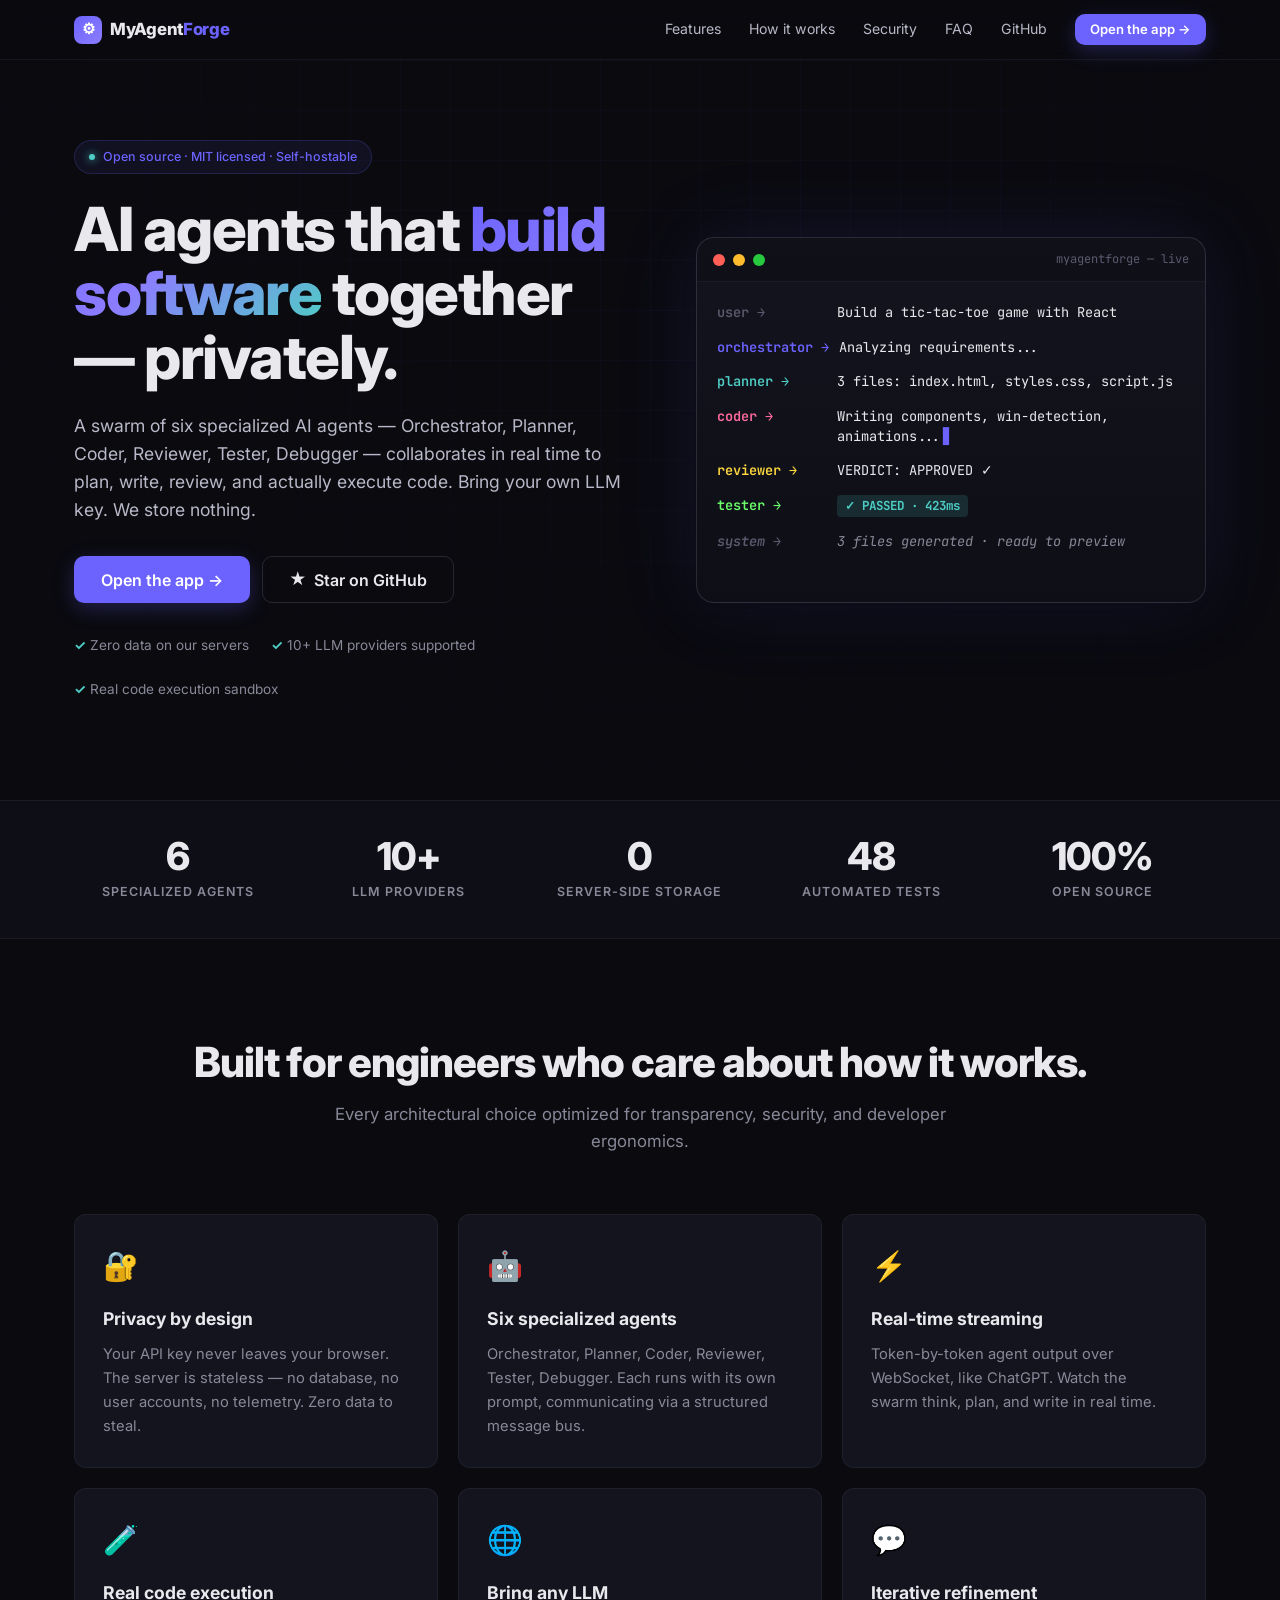
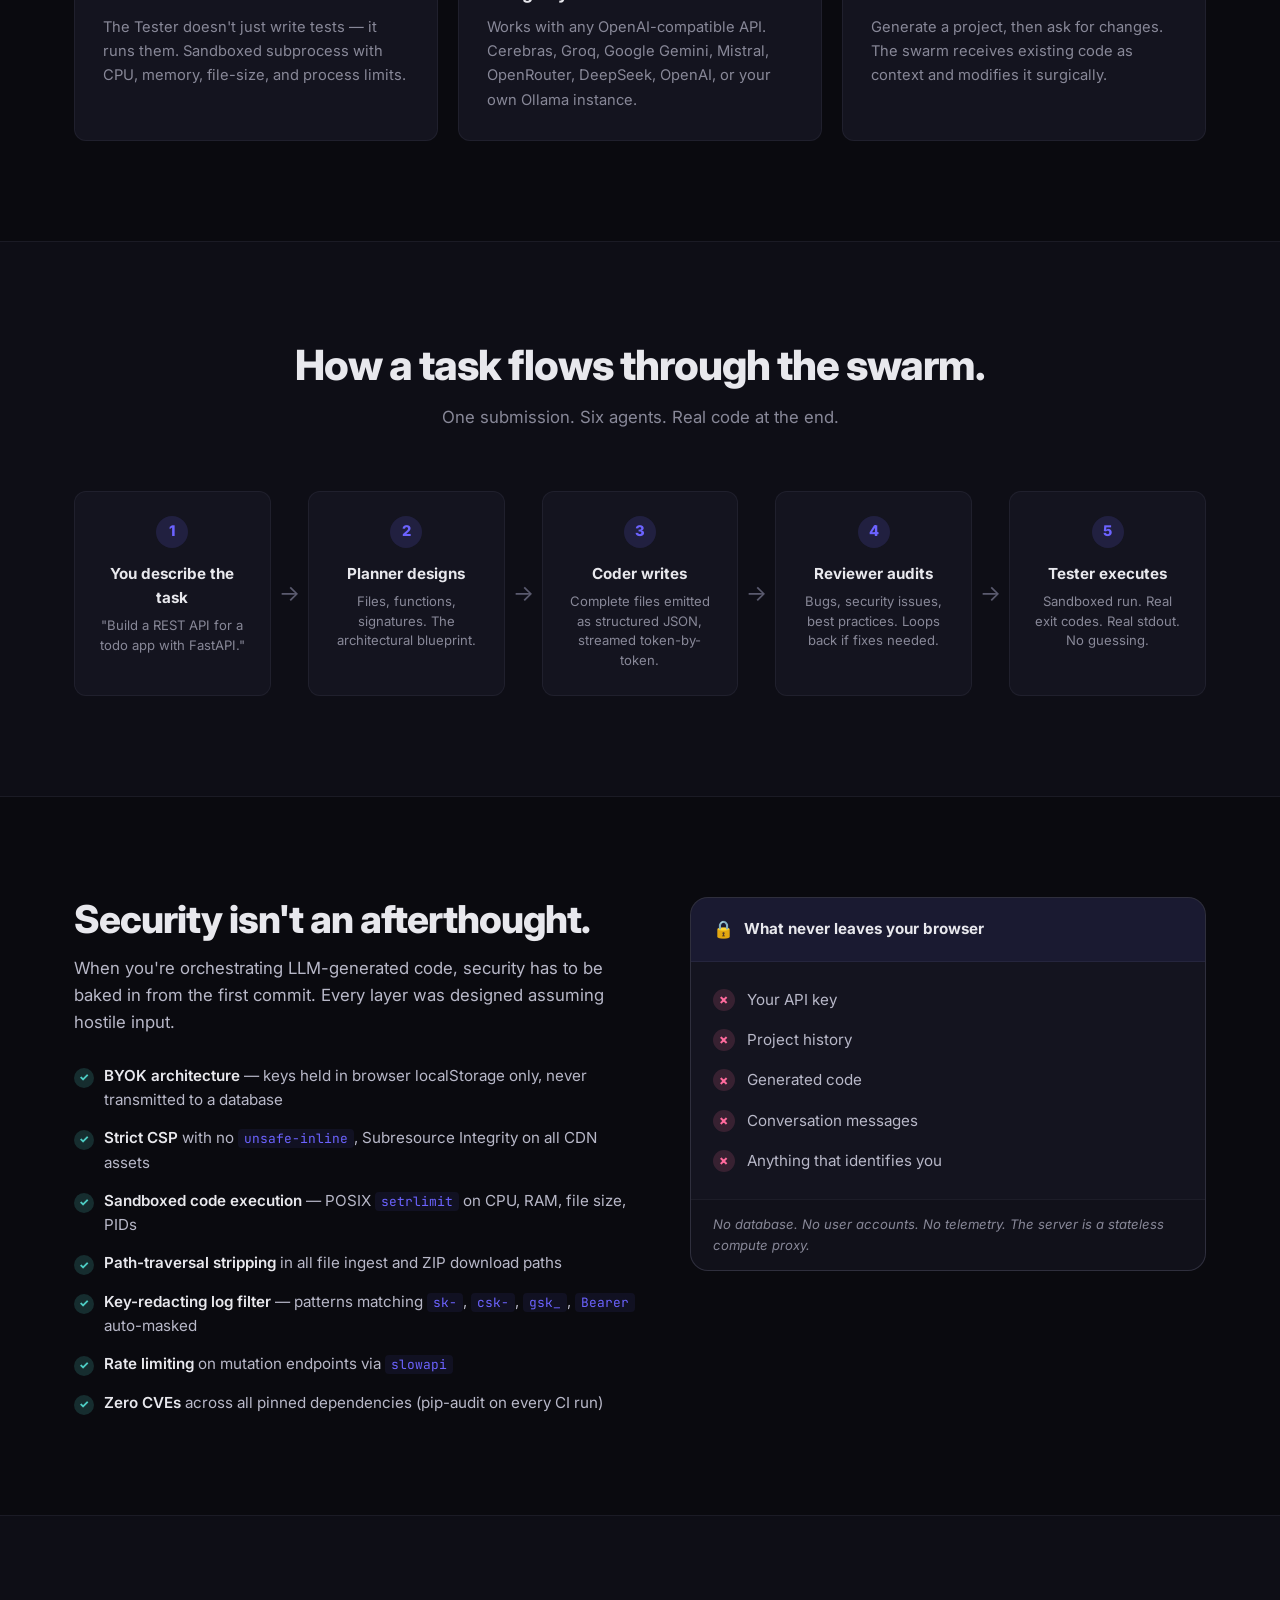
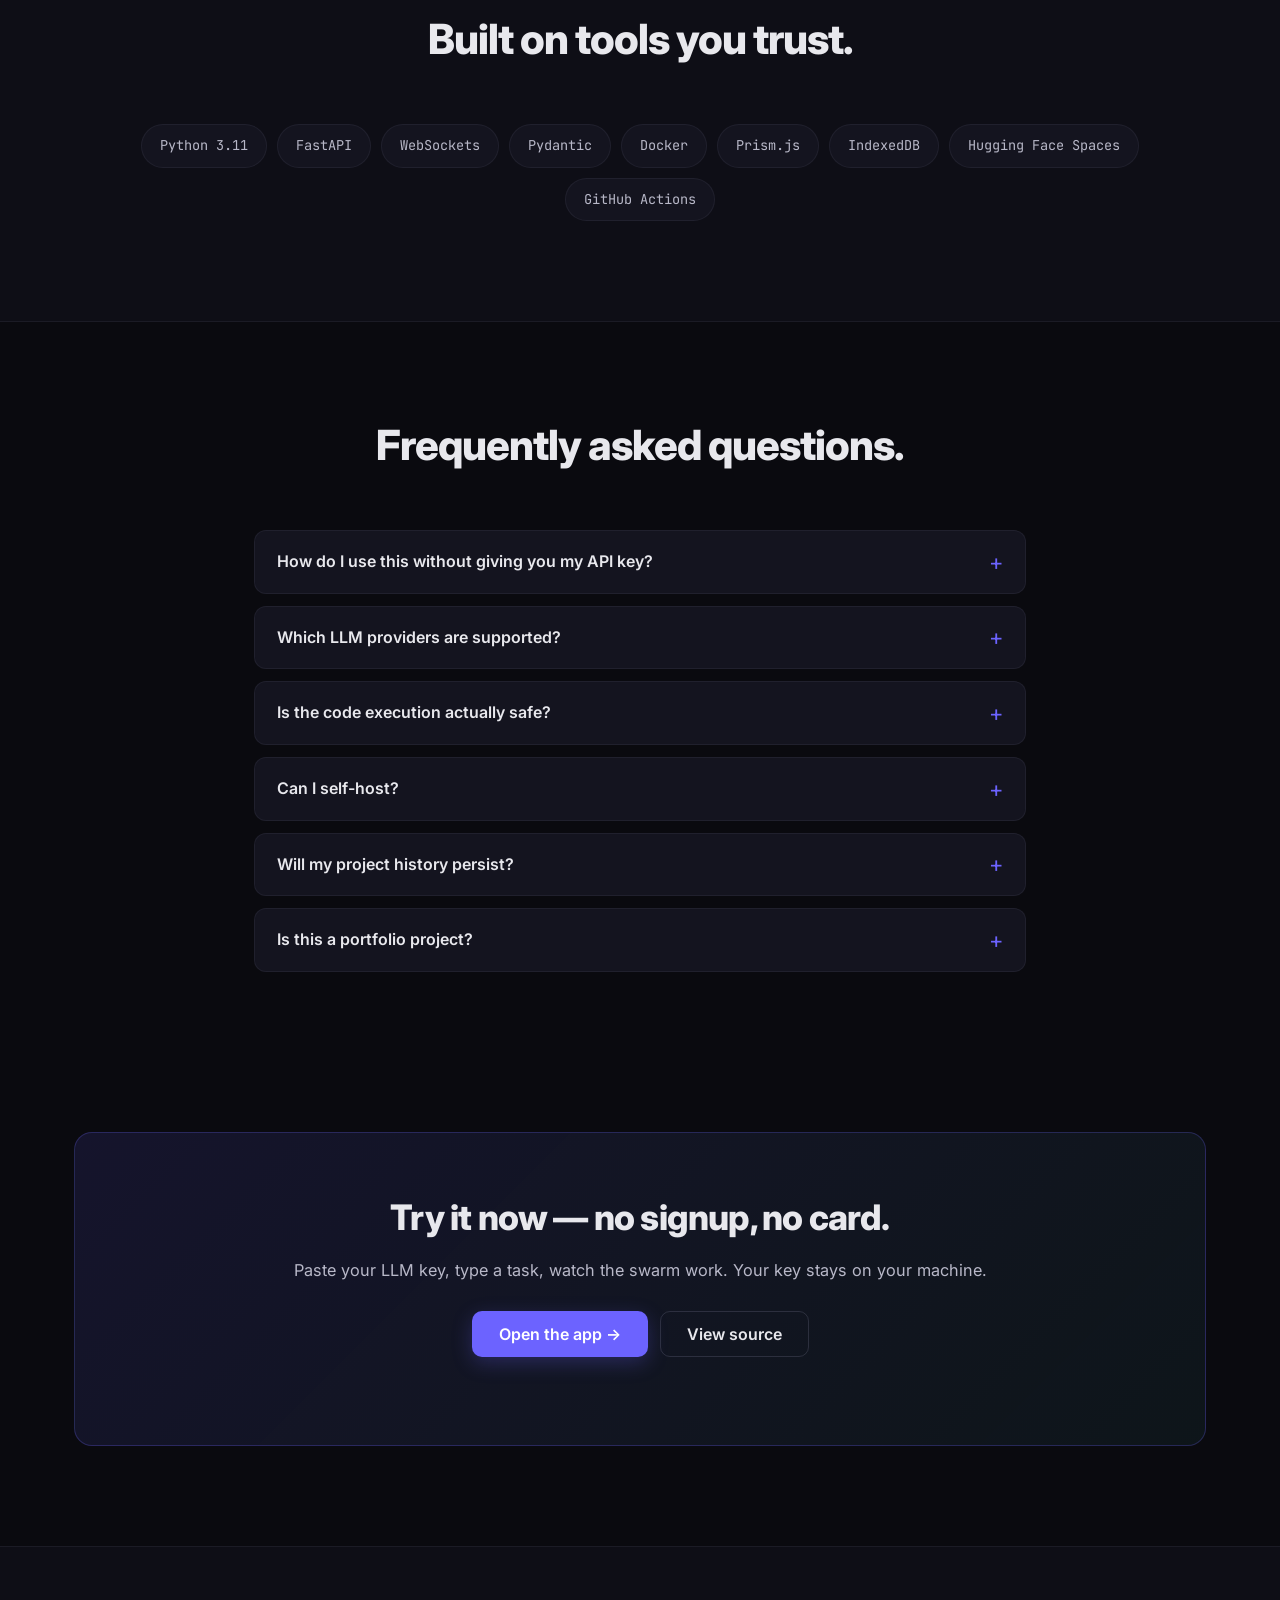
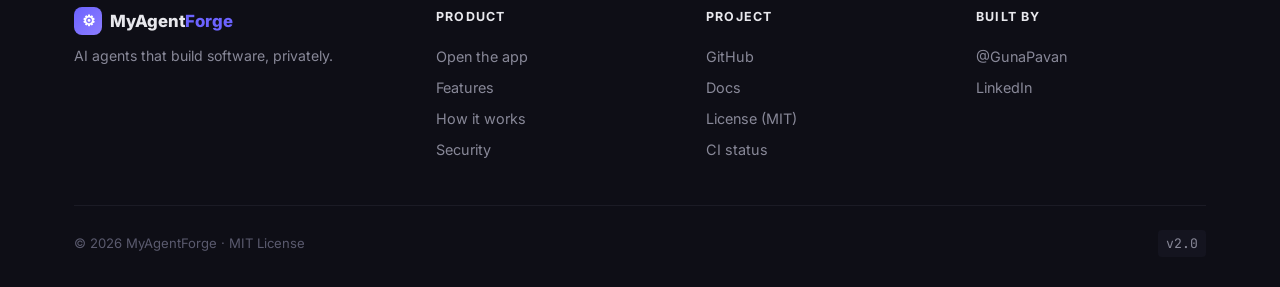
<file: static/index.html>
<!DOCTYPE html>
<html lang="en">
<head>
    <meta charset="UTF-8">
    <meta name="viewport" content="width=device-width, initial-scale=1.0">
    <title>MyAgentForge — AI agents that build software, privately</title>
    <meta name="description" content="A swarm of 6 specialized AI agents collaborates to plan, code, review, and test software in real time. Bring your own LLM key — nothing stored on our servers.">
    <meta name="theme-color" content="#0a0a0f">

    <!-- Open Graph -->
    <meta property="og:type" content="website">
    <meta property="og:title" content="MyAgentForge — AI agents that build software, privately">
    <meta property="og:description" content="A swarm of 6 specialized AI agents collaborates to plan, code, review, and test software in real time. Bring your own LLM key.">
    <meta property="og:url" content="https://gunapavan-myagentforge.hf.space/">
    <meta property="og:site_name" content="MyAgentForge">

    <!-- Twitter -->
    <meta name="twitter:card" content="summary_large_image">
    <meta name="twitter:title" content="MyAgentForge — AI agents that build software, privately">
    <meta name="twitter:description" content="6 specialized AI agents collaborate to plan, code, review, and test software in real time.">

    <link rel="icon" href="/static/favicon.svg" type="image/svg+xml">
    <link rel="stylesheet" href="/static/landing.css?v=1">
    <link rel="preconnect" href="https://fonts.googleapis.com">
    <link rel="preconnect" href="https://fonts.gstatic.com" crossorigin>
    <link href="https://fonts.googleapis.com/css2?family=Inter:wght@400;500;600;700;800;900&family=JetBrains+Mono:wght@400;500;600&display=swap" rel="stylesheet">
</head>
<body>

<!-- ========== NAV ========== -->
<nav class="nav">
    <div class="nav-inner">
        <a href="/" class="nav-brand">
            <span class="brand-mark">⚙</span>
            <span class="brand-name">MyAgent<span class="brand-accent">Forge</span></span>
        </a>
        <div class="nav-links">
            <a href="#features">Features</a>
            <a href="#how">How it works</a>
            <a href="#security">Security</a>
            <a href="#faq">FAQ</a>
            <a href="https://github.com/GunaPavan/MyAgentForge" target="_blank" rel="noopener">GitHub</a>
            <a href="/app" class="btn btn-primary btn-sm">Open the app →</a>
        </div>
        <button class="nav-menu" id="navMenu" aria-label="Menu">≡</button>
    </div>
</nav>

<!-- ========== HERO ========== -->
<section class="hero">
    <div class="hero-grid"></div>
    <div class="container">
        <div class="hero-inner">
            <div class="hero-copy">
                <div class="hero-eyebrow">
                    <span class="dot"></span>
                    Open source · MIT licensed · Self-hostable
                </div>
                <h1 class="hero-title">
                    AI agents that <span class="gradient-text">build software</span> together — privately.
                </h1>
                <p class="hero-sub">
                    A swarm of six specialized AI agents — Orchestrator, Planner, Coder, Reviewer, Tester, Debugger — collaborates in real time to plan, write, review, and actually execute code. Bring your own LLM key. We store nothing.
                </p>
                <div class="hero-cta">
                    <a href="/app" class="btn btn-primary btn-lg">Open the app →</a>
                    <a href="https://github.com/GunaPavan/MyAgentForge" target="_blank" rel="noopener" class="btn btn-ghost btn-lg">
                        <span class="btn-icon">★</span> Star on GitHub
                    </a>
                </div>
                <div class="hero-trust">
                    <span><span class="check">✓</span> Zero data on our servers</span>
                    <span><span class="check">✓</span> 10+ LLM providers supported</span>
                    <span><span class="check">✓</span> Real code execution sandbox</span>
                </div>
            </div>
            <div class="hero-visual">
                <div class="terminal">
                    <div class="terminal-top">
                        <span class="dot-red"></span>
                        <span class="dot-yellow"></span>
                        <span class="dot-green"></span>
                        <span class="terminal-title">myagentforge — live</span>
                    </div>
                    <div class="terminal-body">
                        <div class="line"><span class="prompt">user →</span> <span>Build a tic-tac-toe game with React</span></div>
                        <div class="line agent-orchestrator"><span class="prompt">orchestrator →</span> <span>Analyzing requirements...</span></div>
                        <div class="line agent-planner"><span class="prompt">planner →</span> <span>3 files: index.html, styles.css, script.js</span></div>
                        <div class="line agent-coder"><span class="prompt">coder →</span> <span class="typing">Writing components, win-detection, animations...</span></div>
                        <div class="line agent-reviewer"><span class="prompt">reviewer →</span> <span>VERDICT: APPROVED ✓</span></div>
                        <div class="line agent-tester"><span class="prompt">tester →</span> <span class="pass-badge">✓ PASSED · 423ms</span></div>
                        <div class="line done"><span class="prompt">system →</span> <span>3 files generated · ready to preview</span></div>
                    </div>
                </div>
            </div>
        </div>
    </div>
</section>

<!-- ========== TRUST BAR ========== -->
<section class="trust-bar">
    <div class="container">
        <div class="trust-grid">
            <div class="trust-item"><div class="trust-num">6</div><div class="trust-label">Specialized agents</div></div>
            <div class="trust-item"><div class="trust-num">10+</div><div class="trust-label">LLM providers</div></div>
            <div class="trust-item"><div class="trust-num">0</div><div class="trust-label">Server-side storage</div></div>
            <div class="trust-item"><div class="trust-num">48</div><div class="trust-label">Automated tests</div></div>
            <div class="trust-item"><div class="trust-num">100%</div><div class="trust-label">Open source</div></div>
        </div>
    </div>
</section>

<!-- ========== FEATURES ========== -->
<section class="section" id="features">
    <div class="container">
        <div class="section-head">
            <h2>Built for engineers who care about how it works.</h2>
            <p>Every architectural choice optimized for transparency, security, and developer ergonomics.</p>
        </div>
        <div class="features">
            <div class="feature">
                <div class="feature-icon">🔐</div>
                <h3>Privacy by design</h3>
                <p>Your API key never leaves your browser. The server is stateless — no database, no user accounts, no telemetry. Zero data to steal.</p>
            </div>
            <div class="feature">
                <div class="feature-icon">🤖</div>
                <h3>Six specialized agents</h3>
                <p>Orchestrator, Planner, Coder, Reviewer, Tester, Debugger. Each runs with its own prompt, communicating via a structured message bus.</p>
            </div>
            <div class="feature">
                <div class="feature-icon">⚡</div>
                <h3>Real-time streaming</h3>
                <p>Token-by-token agent output over WebSocket, like ChatGPT. Watch the swarm think, plan, and write in real time.</p>
            </div>
            <div class="feature">
                <div class="feature-icon">🧪</div>
                <h3>Real code execution</h3>
                <p>The Tester doesn't just write tests — it runs them. Sandboxed subprocess with CPU, memory, file-size, and process limits.</p>
            </div>
            <div class="feature">
                <div class="feature-icon">🌐</div>
                <h3>Bring any LLM</h3>
                <p>Works with any OpenAI-compatible API. Cerebras, Groq, Google Gemini, Mistral, OpenRouter, DeepSeek, OpenAI, or your own Ollama instance.</p>
            </div>
            <div class="feature">
                <div class="feature-icon">💬</div>
                <h3>Iterative refinement</h3>
                <p>Generate a project, then ask for changes. The swarm receives existing code as context and modifies it surgically.</p>
            </div>
        </div>
    </div>
</section>

<!-- ========== HOW IT WORKS ========== -->
<section class="section section-alt" id="how">
    <div class="container">
        <div class="section-head">
            <h2>How a task flows through the swarm.</h2>
            <p>One submission. Six agents. Real code at the end.</p>
        </div>
        <div class="flow">
            <div class="flow-step">
                <div class="flow-num">1</div>
                <h4>You describe the task</h4>
                <p>"Build a REST API for a todo app with FastAPI."</p>
            </div>
            <div class="flow-arrow">→</div>
            <div class="flow-step">
                <div class="flow-num">2</div>
                <h4>Planner designs</h4>
                <p>Files, functions, signatures. The architectural blueprint.</p>
            </div>
            <div class="flow-arrow">→</div>
            <div class="flow-step">
                <div class="flow-num">3</div>
                <h4>Coder writes</h4>
                <p>Complete files emitted as structured JSON, streamed token-by-token.</p>
            </div>
            <div class="flow-arrow">→</div>
            <div class="flow-step">
                <div class="flow-num">4</div>
                <h4>Reviewer audits</h4>
                <p>Bugs, security issues, best practices. Loops back if fixes needed.</p>
            </div>
            <div class="flow-arrow">→</div>
            <div class="flow-step">
                <div class="flow-num">5</div>
                <h4>Tester executes</h4>
                <p>Sandboxed run. Real exit codes. Real stdout. No guessing.</p>
            </div>
        </div>
    </div>
</section>

<!-- ========== SECURITY ========== -->
<section class="section" id="security">
    <div class="container">
        <div class="security-grid">
            <div class="security-copy">
                <h2>Security isn't an afterthought.</h2>
                <p class="lead">When you're orchestrating LLM-generated code, security has to be baked in from the first commit. Every layer was designed assuming hostile input.</p>
                <ul class="checklist">
                    <li><strong>BYOK architecture</strong> — keys held in browser localStorage only, never transmitted to a database</li>
                    <li><strong>Strict CSP</strong> with no <code>unsafe-inline</code>, Subresource Integrity on all CDN assets</li>
                    <li><strong>Sandboxed code execution</strong> — POSIX <code>setrlimit</code> on CPU, RAM, file size, PIDs</li>
                    <li><strong>Path-traversal stripping</strong> in all file ingest and ZIP download paths</li>
                    <li><strong>Key-redacting log filter</strong> — patterns matching <code>sk-</code>, <code>csk-</code>, <code>gsk_</code>, <code>Bearer</code> auto-masked</li>
                    <li><strong>Rate limiting</strong> on mutation endpoints via <code>slowapi</code></li>
                    <li><strong>Zero CVEs</strong> across all pinned dependencies (pip-audit on every CI run)</li>
                </ul>
            </div>
            <div class="security-card">
                <div class="security-card-head">
                    <span class="lock">🔒</span>
                    <span>What never leaves your browser</span>
                </div>
                <div class="security-card-body">
                    <div class="security-item"><span class="x">×</span><span>Your API key</span></div>
                    <div class="security-item"><span class="x">×</span><span>Project history</span></div>
                    <div class="security-item"><span class="x">×</span><span>Generated code</span></div>
                    <div class="security-item"><span class="x">×</span><span>Conversation messages</span></div>
                    <div class="security-item"><span class="x">×</span><span>Anything that identifies you</span></div>
                </div>
                <div class="security-card-foot">No database. No user accounts. No telemetry. The server is a stateless compute proxy.</div>
            </div>
        </div>
    </div>
</section>

<!-- ========== TECH ========== -->
<section class="section section-alt">
    <div class="container">
        <div class="section-head"><h2>Built on tools you trust.</h2></div>
        <div class="tech-row">
            <div class="tech-pill">Python 3.11</div>
            <div class="tech-pill">FastAPI</div>
            <div class="tech-pill">WebSockets</div>
            <div class="tech-pill">Pydantic</div>
            <div class="tech-pill">Docker</div>
            <div class="tech-pill">Prism.js</div>
            <div class="tech-pill">IndexedDB</div>
            <div class="tech-pill">Hugging Face Spaces</div>
            <div class="tech-pill">GitHub Actions</div>
        </div>
    </div>
</section>

<!-- ========== FAQ ========== -->
<section class="section" id="faq">
    <div class="container container-narrow">
        <div class="section-head"><h2>Frequently asked questions.</h2></div>
        <div class="faq">
            <details class="faq-item">
                <summary>How do I use this without giving you my API key?</summary>
                <p>You don't have to. When you open the app, click the gear icon and paste your key — it's stored in your browser's localStorage and only ever leaves your machine inside the encrypted WebSocket frame to our server. The server uses it for that one request and then drops it. There's no database to store it in, by design.</p>
            </details>
            <details class="faq-item">
                <summary>Which LLM providers are supported?</summary>
                <p>Anything OpenAI-compatible. The settings modal includes one-click configs for Cerebras, Groq, Google Gemini, OpenRouter, Mistral, Together AI, SambaNova, DeepSeek, OpenAI, and local Ollama. If your provider speaks the OpenAI Chat Completions protocol, it works.</p>
            </details>
            <details class="faq-item">
                <summary>Is the code execution actually safe?</summary>
                <p>The Tester runs LLM-generated code in a subprocess with strict POSIX resource limits: 10s CPU cap, 256MB RAM cap, 10MB file size cap, max 8 processes. The working directory is a disposable tmp dir. Output is truncated to 4KB. On systems with Docker available, it auto-upgrades to a fully isolated container with <code>--network none --read-only</code>.</p>
            </details>
            <details class="faq-item">
                <summary>Can I self-host?</summary>
                <p>Yes. The whole app is a single FastAPI server packaged in a multi-stage Dockerfile. Clone the repo, <code>docker build && docker run -p 7860:7860</code>, and you're up. Works on Fly.io, Railway, Render, Google Cloud Run, AWS Fargate, or your own VPS.</p>
            </details>
            <details class="faq-item">
                <summary>Will my project history persist?</summary>
                <p>Yes — in your browser. All projects live in IndexedDB, scoped to this origin. They survive page refreshes, browser restarts, and computer restarts. They're wiped only when you clear browser data, use Incognito, or hit the "Clear all" button.</p>
            </details>
            <details class="faq-item">
                <summary>Is this a portfolio project?</summary>
                <p>It started that way. It's now a real tool people use — 48 automated tests, full CI, security headers, rate limiting, zero CVEs in dependencies, deployed live on Hugging Face Spaces. Code is MIT licensed; contributions welcome.</p>
            </details>
        </div>
    </div>
</section>

<!-- ========== CTA ========== -->
<section class="cta-section">
    <div class="container">
        <div class="cta-card">
            <h2>Try it now — no signup, no card.</h2>
            <p>Paste your LLM key, type a task, watch the swarm work. Your key stays on your machine.</p>
            <div class="hero-cta">
                <a href="/app" class="btn btn-primary btn-lg">Open the app →</a>
                <a href="https://github.com/GunaPavan/MyAgentForge" target="_blank" rel="noopener" class="btn btn-ghost btn-lg">View source</a>
            </div>
        </div>
    </div>
</section>

<!-- ========== FOOTER ========== -->
<footer class="footer">
    <div class="container">
        <div class="footer-grid">
            <div>
                <div class="footer-brand">
                    <span class="brand-mark">⚙</span>
                    <span class="brand-name">MyAgent<span class="brand-accent">Forge</span></span>
                </div>
                <p class="footer-tag">AI agents that build software, privately.</p>
            </div>
            <div>
                <h5>Product</h5>
                <a href="/app">Open the app</a>
                <a href="#features">Features</a>
                <a href="#how">How it works</a>
                <a href="#security">Security</a>
            </div>
            <div>
                <h5>Project</h5>
                <a href="https://github.com/GunaPavan/MyAgentForge" target="_blank" rel="noopener">GitHub</a>
                <a href="https://github.com/GunaPavan/MyAgentForge/blob/main/README.md" target="_blank" rel="noopener">Docs</a>
                <a href="https://github.com/GunaPavan/MyAgentForge/blob/main/LICENSE" target="_blank" rel="noopener">License (MIT)</a>
                <a href="https://github.com/GunaPavan/MyAgentForge/actions" target="_blank" rel="noopener">CI status</a>
            </div>
            <div>
                <h5>Built by</h5>
                <a href="https://github.com/GunaPavan" target="_blank" rel="noopener">@GunaPavan</a>
                <a href="https://www.linkedin.com/in/gunapavan/" target="_blank" rel="noopener">LinkedIn</a>
            </div>
        </div>
        <div class="footer-bottom">
            <span>© <span id="footerYear">2026</span> MyAgentForge · MIT License</span>
            <span class="version">v2.0</span>
        </div>
    </div>
</footer>

<script src="/static/landing.js?v=1"></script>

</body>
</html>
</file>
<file: static/landing.css>
/* ============================================================
   MyAgentForge — Landing Page
   ============================================================ */
:root {
    --bg: #0a0a0f;
    --bg-2: #0e0e16;
    --bg-3: #14141f;
    --card: #14141f;
    --card-hover: #1a1a2a;
    --text: #e8e8ed;
    --text-2: #b8b8c8;
    --text-3: #888898;
    --text-4: #5a5a6e;
    --accent: #6c63ff;
    --accent-2: #4ecdc4;
    --accent-3: #ff6b9d;
    --border: rgba(140, 140, 170, 0.10);
    --border-strong: rgba(140, 140, 170, 0.22);
    --radius: 12px;
    --radius-lg: 18px;
    --shadow: 0 10px 40px rgba(0, 0, 0, 0.3);
    --shadow-glow: 0 0 80px rgba(108, 99, 255, 0.15);
    --max: 1180px;
    --font: 'Inter', -apple-system, BlinkMacSystemFont, sans-serif;
    --mono: 'JetBrains Mono', 'Fira Code', monospace;
}

*, *::before, *::after { box-sizing: border-box; margin: 0; padding: 0; }

html { scroll-behavior: smooth; }

body {
    background: var(--bg);
    color: var(--text);
    font-family: var(--font);
    font-size: 16px;
    line-height: 1.6;
    -webkit-font-smoothing: antialiased;
    overflow-x: hidden;
}

a { color: inherit; text-decoration: none; }
img { max-width: 100%; display: block; }

::selection { background: var(--accent); color: white; }

.container { max-width: var(--max); margin: 0 auto; padding: 0 24px; }
.container-narrow { max-width: 820px; }

/* ============================================================
   BUTTONS
   ============================================================ */
.btn {
    display: inline-flex;
    align-items: center;
    justify-content: center;
    gap: 8px;
    padding: 12px 22px;
    border-radius: 10px;
    font-family: var(--font);
    font-weight: 600;
    font-size: 0.92rem;
    line-height: 1;
    cursor: pointer;
    border: 1px solid transparent;
    transition: transform 0.15s ease, background 0.2s ease, border-color 0.2s ease, box-shadow 0.2s ease;
    white-space: nowrap;
}

.btn:hover { transform: translateY(-1px); }
.btn:active { transform: translateY(0); }

.btn-sm { padding: 8px 14px; font-size: 0.82rem; }
.btn-lg { padding: 14px 26px; font-size: 1rem; }

.btn-primary {
    background: var(--accent);
    color: white;
    box-shadow: 0 6px 20px rgba(108, 99, 255, 0.25);
}
.btn-primary:hover { background: #7a72ff; box-shadow: 0 8px 24px rgba(108, 99, 255, 0.35); }

.btn-ghost {
    background: transparent;
    color: var(--text);
    border-color: var(--border-strong);
}
.btn-ghost:hover { border-color: var(--accent); color: var(--accent); }

.btn-icon { font-size: 1.05em; }

/* ============================================================
   NAV
   ============================================================ */
.nav {
    position: sticky;
    top: 0;
    z-index: 100;
    backdrop-filter: blur(20px) saturate(140%);
    -webkit-backdrop-filter: blur(20px) saturate(140%);
    background: rgba(10, 10, 15, 0.7);
    border-bottom: 1px solid var(--border);
}

.nav-inner {
    max-width: var(--max);
    margin: 0 auto;
    padding: 14px 24px;
    display: flex;
    align-items: center;
    justify-content: space-between;
    gap: 24px;
}

.nav-brand {
    display: flex;
    align-items: center;
    gap: 8px;
    font-weight: 800;
    font-size: 1.05rem;
    letter-spacing: -0.3px;
}

.brand-mark {
    width: 28px;
    height: 28px;
    border-radius: 8px;
    background: linear-gradient(135deg, var(--accent), #8c7dff);
    display: inline-flex;
    align-items: center;
    justify-content: center;
    font-size: 0.95rem;
    color: white;
}

.brand-accent { color: var(--accent); }

.nav-links {
    display: flex;
    align-items: center;
    gap: 28px;
}

.nav-links a:not(.btn) {
    font-size: 0.88rem;
    color: var(--text-2);
    transition: color 0.15s;
}

.nav-links a:not(.btn):hover { color: var(--text); }

.nav-menu {
    display: none;
    background: transparent;
    border: 1px solid var(--border-strong);
    color: var(--text);
    width: 38px;
    height: 38px;
    border-radius: 8px;
    font-size: 1.3rem;
    cursor: pointer;
}

/* ============================================================
   HERO
   ============================================================ */
.hero {
    position: relative;
    padding: 80px 0 100px;
    overflow: hidden;
}

.hero-grid {
    position: absolute;
    inset: 0;
    background-image:
        linear-gradient(rgba(108, 99, 255, 0.04) 1px, transparent 1px),
        linear-gradient(90deg, rgba(108, 99, 255, 0.04) 1px, transparent 1px);
    background-size: 50px 50px;
    mask-image: radial-gradient(ellipse at center top, black 30%, transparent 80%);
    -webkit-mask-image: radial-gradient(ellipse at center top, black 30%, transparent 80%);
    pointer-events: none;
}

.hero-inner {
    position: relative;
    display: grid;
    grid-template-columns: 1.1fr 1fr;
    gap: 60px;
    align-items: center;
}

.hero-eyebrow {
    display: inline-flex;
    align-items: center;
    gap: 8px;
    padding: 6px 14px;
    background: rgba(108, 99, 255, 0.08);
    border: 1px solid rgba(108, 99, 255, 0.2);
    border-radius: 50px;
    font-size: 0.78rem;
    font-weight: 500;
    color: var(--accent);
    margin-bottom: 24px;
}

.hero-eyebrow .dot {
    width: 6px; height: 6px; border-radius: 50%;
    background: var(--accent-2);
    box-shadow: 0 0 8px var(--accent-2);
}

.hero-title {
    font-size: clamp(2.4rem, 5.5vw, 3.8rem);
    font-weight: 800;
    line-height: 1.05;
    letter-spacing: -1.5px;
    margin-bottom: 22px;
}

.gradient-text {
    background: linear-gradient(135deg, var(--accent) 0%, #8c7dff 50%, var(--accent-2) 100%);
    -webkit-background-clip: text;
    background-clip: text;
    color: transparent;
}

.hero-sub {
    font-size: 1.1rem;
    color: var(--text-2);
    margin-bottom: 32px;
    max-width: 580px;
}

.hero-cta {
    display: flex;
    gap: 12px;
    flex-wrap: wrap;
    margin-bottom: 32px;
}

.hero-trust {
    display: flex;
    flex-wrap: wrap;
    gap: 22px;
    font-size: 0.85rem;
    color: var(--text-3);
}

.check { color: var(--accent-2); font-weight: 700; }

/* HERO VISUAL — terminal mockup */
.hero-visual {
    position: relative;
}

.terminal {
    background: linear-gradient(180deg, var(--bg-3), var(--bg-2));
    border: 1px solid var(--border-strong);
    border-radius: var(--radius-lg);
    box-shadow: var(--shadow), var(--shadow-glow);
    overflow: hidden;
    font-family: var(--mono);
    font-size: 0.85rem;
}

.terminal-top {
    display: flex;
    align-items: center;
    gap: 8px;
    padding: 12px 16px;
    border-bottom: 1px solid var(--border);
    background: rgba(0,0,0,0.2);
}

.dot-red, .dot-yellow, .dot-green {
    width: 12px; height: 12px; border-radius: 50%;
}
.dot-red { background: #ff5f56; }
.dot-yellow { background: #ffbd2e; }
.dot-green { background: #27c93f; }

.terminal-title {
    margin-left: auto;
    font-size: 0.75rem;
    color: var(--text-4);
}

.terminal-body {
    padding: 20px;
    min-height: 320px;
    display: flex;
    flex-direction: column;
    gap: 14px;
}

.terminal-body .line {
    display: flex;
    gap: 10px;
    line-height: 1.5;
    opacity: 0;
    animation: lineIn 0.4s ease forwards;
}

.terminal-body .line:nth-child(1) { animation-delay: 0.15s; }
.terminal-body .line:nth-child(2) { animation-delay: 0.55s; }
.terminal-body .line:nth-child(3) { animation-delay: 1.0s; }
.terminal-body .line:nth-child(4) { animation-delay: 1.5s; }
.terminal-body .line:nth-child(5) { animation-delay: 2.2s; }
.terminal-body .line:nth-child(6) { animation-delay: 2.7s; }
.terminal-body .line:nth-child(7) { animation-delay: 3.2s; }

@keyframes lineIn {
    from { opacity: 0; transform: translateX(-6px); }
    to   { opacity: 1; transform: translateX(0); }
}

.prompt {
    color: var(--text-4);
    font-weight: 600;
    flex-shrink: 0;
    min-width: 110px;
}

.agent-orchestrator .prompt { color: var(--accent); }
.agent-planner       .prompt { color: var(--accent-2); }
.agent-coder         .prompt { color: var(--accent-3); }
.agent-reviewer      .prompt { color: #ffd93d; }
.agent-tester        .prompt { color: #6bff6b; }

.typing::after {
    content: "▊";
    color: var(--accent);
    animation: blink 1s infinite;
    margin-left: 2px;
}

@keyframes blink {
    0%, 50% { opacity: 1; }
    51%, 100% { opacity: 0; }
}

.pass-badge {
    display: inline-flex;
    align-items: center;
    padding: 2px 8px;
    background: rgba(78, 205, 196, 0.15);
    color: var(--accent-2);
    border-radius: 4px;
    font-weight: 700;
    font-size: 0.78rem;
}

.line.done { color: var(--text-3); font-style: italic; }

/* ============================================================
   TRUST BAR
   ============================================================ */
.trust-bar {
    border-top: 1px solid var(--border);
    border-bottom: 1px solid var(--border);
    background: var(--bg-2);
    padding: 36px 0;
    opacity: 0;
    transform: translateY(20px);
    transition: opacity 0.6s ease, transform 0.6s ease;
}
.trust-bar.in { opacity: 1; transform: translateY(0); }

.trust-grid {
    display: grid;
    grid-template-columns: repeat(5, 1fr);
    gap: 24px;
    text-align: center;
}

.trust-num {
    font-size: 2.4rem;
    font-weight: 800;
    color: var(--text);
    letter-spacing: -1px;
    line-height: 1;
    margin-bottom: 6px;
}

.trust-label {
    font-size: 0.78rem;
    color: var(--text-3);
    text-transform: uppercase;
    letter-spacing: 1px;
    font-weight: 600;
}

/* ============================================================
   SECTIONS
   ============================================================ */
.section {
    padding: 100px 0;
    opacity: 0;
    transform: translateY(30px);
    transition: opacity 0.7s ease, transform 0.7s ease;
}
.section.in { opacity: 1; transform: translateY(0); }

.section-alt { background: var(--bg-2); border-top: 1px solid var(--border); border-bottom: 1px solid var(--border); }

.section-head {
    text-align: center;
    margin-bottom: 60px;
}

.section-head h2 {
    font-size: clamp(1.8rem, 3.6vw, 2.6rem);
    font-weight: 800;
    letter-spacing: -1px;
    line-height: 1.15;
    margin-bottom: 14px;
}

.section-head p {
    color: var(--text-3);
    font-size: 1.05rem;
    max-width: 640px;
    margin: 0 auto;
}

/* ============================================================
   FEATURES GRID
   ============================================================ */
.features {
    display: grid;
    grid-template-columns: repeat(3, 1fr);
    gap: 20px;
}

.feature {
    padding: 28px;
    background: var(--card);
    border: 1px solid var(--border);
    border-radius: var(--radius);
    transition: border-color 0.2s, background 0.2s, transform 0.2s;
}

.feature:hover {
    border-color: var(--border-strong);
    background: var(--card-hover);
    transform: translateY(-2px);
}

.feature-icon {
    font-size: 1.8rem;
    margin-bottom: 16px;
}

.feature h3 {
    font-size: 1.1rem;
    font-weight: 700;
    margin-bottom: 8px;
}

.feature p {
    color: var(--text-3);
    font-size: 0.92rem;
    line-height: 1.65;
}

/* ============================================================
   HOW IT WORKS
   ============================================================ */
.flow {
    display: flex;
    align-items: stretch;
    justify-content: center;
    gap: 8px;
    flex-wrap: wrap;
}

.flow-step {
    flex: 1;
    min-width: 160px;
    padding: 24px 20px;
    background: var(--card);
    border: 1px solid var(--border);
    border-radius: var(--radius);
    text-align: center;
}

.flow-num {
    width: 32px;
    height: 32px;
    border-radius: 50%;
    background: rgba(108, 99, 255, 0.15);
    color: var(--accent);
    font-weight: 800;
    font-size: 0.92rem;
    display: flex;
    align-items: center;
    justify-content: center;
    margin: 0 auto 14px;
}

.flow-step h4 {
    font-size: 0.95rem;
    font-weight: 700;
    margin-bottom: 6px;
}

.flow-step p {
    font-size: 0.82rem;
    color: var(--text-3);
    line-height: 1.5;
}

.flow-arrow {
    color: var(--text-4);
    font-size: 1.4rem;
    align-self: center;
    flex-shrink: 0;
}

/* ============================================================
   SECURITY
   ============================================================ */
.security-grid {
    display: grid;
    grid-template-columns: 1.1fr 1fr;
    gap: 48px;
    align-items: start;
}

.security-copy h2 {
    font-size: clamp(1.8rem, 3.6vw, 2.4rem);
    font-weight: 800;
    letter-spacing: -1px;
    margin-bottom: 14px;
    line-height: 1.15;
}

.security-copy .lead {
    font-size: 1.05rem;
    color: var(--text-2);
    margin-bottom: 28px;
}

.checklist {
    list-style: none;
    display: flex;
    flex-direction: column;
    gap: 14px;
}

.checklist li {
    padding-left: 30px;
    position: relative;
    color: var(--text-2);
    font-size: 0.95rem;
    line-height: 1.6;
}

.checklist li::before {
    content: "✓";
    position: absolute;
    left: 0;
    top: 0;
    width: 20px;
    height: 20px;
    background: rgba(78, 205, 196, 0.18);
    color: var(--accent-2);
    border-radius: 50%;
    font-size: 0.7rem;
    font-weight: 800;
    display: flex;
    align-items: center;
    justify-content: center;
    margin-top: 4px;
}

.checklist li strong { color: var(--text); font-weight: 600; }

.checklist code {
    font-family: var(--mono);
    font-size: 0.85em;
    color: var(--accent);
    background: rgba(108, 99, 255, 0.08);
    padding: 1px 6px;
    border-radius: 4px;
}

.security-card {
    background: var(--card);
    border: 1px solid var(--border-strong);
    border-radius: var(--radius-lg);
    overflow: hidden;
}

.security-card-head {
    padding: 18px 22px;
    background: rgba(108, 99, 255, 0.08);
    display: flex;
    align-items: center;
    gap: 10px;
    font-weight: 700;
    font-size: 0.95rem;
    border-bottom: 1px solid var(--border);
}

.lock { font-size: 1.05rem; }

.security-card-body { padding: 18px 22px; }

.security-item {
    display: flex;
    align-items: center;
    gap: 12px;
    padding: 8px 0;
    font-size: 0.95rem;
    color: var(--text-2);
}

.x {
    width: 22px; height: 22px;
    border-radius: 50%;
    background: rgba(255, 107, 157, 0.15);
    color: var(--accent-3);
    font-weight: 800;
    display: flex;
    align-items: center;
    justify-content: center;
    font-size: 0.85rem;
    flex-shrink: 0;
}

.security-card-foot {
    padding: 14px 22px;
    border-top: 1px solid var(--border);
    background: rgba(0,0,0,0.15);
    font-size: 0.82rem;
    color: var(--text-3);
    font-style: italic;
}

/* ============================================================
   TECH PILLS
   ============================================================ */
.tech-row {
    display: flex;
    flex-wrap: wrap;
    justify-content: center;
    gap: 10px;
}

.tech-pill {
    padding: 10px 18px;
    background: var(--card);
    border: 1px solid var(--border);
    border-radius: 50px;
    font-family: var(--mono);
    font-size: 0.85rem;
    color: var(--text-2);
    transition: all 0.2s;
}
.tech-pill:hover { border-color: var(--accent); color: var(--accent); }

/* ============================================================
   FAQ
   ============================================================ */
.faq {
    display: flex;
    flex-direction: column;
    gap: 12px;
}

.faq-item {
    background: var(--card);
    border: 1px solid var(--border);
    border-radius: var(--radius);
    overflow: hidden;
    transition: border-color 0.2s;
}

.faq-item[open] { border-color: var(--border-strong); }

.faq-item summary {
    cursor: pointer;
    padding: 18px 22px;
    font-weight: 600;
    font-size: 1rem;
    list-style: none;
    display: flex;
    align-items: center;
    justify-content: space-between;
    gap: 12px;
}

.faq-item summary::-webkit-details-marker { display: none; }

.faq-item summary::after {
    content: "+";
    color: var(--accent);
    font-size: 1.4rem;
    font-weight: 400;
    transition: transform 0.2s;
    line-height: 1;
}

.faq-item[open] summary::after { transform: rotate(45deg); }

.faq-item p {
    padding: 0 22px 22px;
    color: var(--text-2);
    font-size: 0.95rem;
    line-height: 1.7;
}

.faq-item code {
    font-family: var(--mono);
    font-size: 0.86em;
    color: var(--accent);
    background: rgba(108, 99, 255, 0.08);
    padding: 1px 6px;
    border-radius: 4px;
}

/* ============================================================
   CTA
   ============================================================ */
.cta-section {
    padding: 60px 0 100px;
    opacity: 0;
    transform: translateY(30px);
    transition: opacity 0.7s ease, transform 0.7s ease;
}
.cta-section.in { opacity: 1; transform: translateY(0); }

.cta-card {
    background: linear-gradient(135deg, rgba(108, 99, 255, 0.12), rgba(78, 205, 196, 0.06));
    border: 1px solid rgba(108, 99, 255, 0.25);
    border-radius: var(--radius-lg);
    padding: 56px 40px;
    text-align: center;
}

.cta-card h2 {
    font-size: clamp(1.6rem, 3vw, 2.2rem);
    font-weight: 800;
    letter-spacing: -0.8px;
    margin-bottom: 12px;
}

.cta-card p {
    color: var(--text-2);
    margin-bottom: 28px;
    font-size: 1.02rem;
}

.cta-card .hero-cta { justify-content: center; }

/* ============================================================
   FOOTER
   ============================================================ */
.footer {
    border-top: 1px solid var(--border);
    padding: 60px 0 30px;
    background: var(--bg-2);
}

.footer-grid {
    display: grid;
    grid-template-columns: 1.4fr 1fr 1fr 1fr;
    gap: 40px;
    margin-bottom: 40px;
}

.footer-brand {
    display: flex;
    align-items: center;
    gap: 8px;
    font-weight: 800;
    font-size: 1.05rem;
    margin-bottom: 10px;
}

.footer-tag {
    color: var(--text-3);
    font-size: 0.88rem;
    max-width: 280px;
}

.footer h5 {
    font-size: 0.78rem;
    font-weight: 700;
    text-transform: uppercase;
    letter-spacing: 1.2px;
    color: var(--text);
    margin-bottom: 14px;
}

.footer a:not(.footer-brand) {
    display: block;
    color: var(--text-3);
    font-size: 0.9rem;
    padding: 4px 0;
    transition: color 0.15s;
}
.footer a:hover:not(.footer-brand) { color: var(--text); }

.footer-bottom {
    padding-top: 24px;
    border-top: 1px solid var(--border);
    display: flex;
    justify-content: space-between;
    align-items: center;
    color: var(--text-4);
    font-size: 0.82rem;
}

.version {
    font-family: var(--mono);
    padding: 3px 8px;
    background: var(--card);
    border-radius: 4px;
    color: var(--text-3);
}

/* ============================================================
   MOBILE / RESPONSIVE
   ============================================================ */
@media (max-width: 900px) {
    .nav-links {
        display: none;
        position: absolute;
        top: 100%;
        left: 0;
        right: 0;
        flex-direction: column;
        align-items: stretch;
        gap: 0;
        background: var(--bg-2);
        border-bottom: 1px solid var(--border);
        padding: 12px 24px 20px;
    }
    .nav-links.open { display: flex; }
    .nav-links a { padding: 10px 0; }
    .nav-menu { display: inline-flex; align-items: center; justify-content: center; }

    .hero { padding: 60px 0; }
    .hero-inner {
        grid-template-columns: 1fr;
        gap: 40px;
    }

    .trust-grid {
        grid-template-columns: repeat(3, 1fr);
        gap: 20px;
    }

    .features { grid-template-columns: 1fr 1fr; gap: 14px; }
    .feature { padding: 22px; }

    .flow { flex-direction: column; }
    .flow-step { width: 100%; }
    .flow-arrow { transform: rotate(90deg); }

    .security-grid { grid-template-columns: 1fr; gap: 32px; }

    .footer-grid {
        grid-template-columns: 1fr 1fr;
        gap: 32px;
    }

    .footer-bottom { flex-direction: column; gap: 10px; }

    .section { padding: 70px 0; }
}

@media (max-width: 560px) {
    .trust-grid { grid-template-columns: repeat(2, 1fr); }
    .features { grid-template-columns: 1fr; }
    .footer-grid { grid-template-columns: 1fr; }
    .cta-card { padding: 36px 22px; }
    .hero-trust { gap: 12px; }
    .hero-trust span { font-size: 0.8rem; }
}

/* ============================================================
   ACCESSIBILITY
   ============================================================ */
:focus-visible {
    outline: 2px solid var(--accent);
    outline-offset: 3px;
    border-radius: 6px;
}

@media (prefers-reduced-motion: reduce) {
    *, *::before, *::after {
        animation-duration: 0.01ms !important;
        transition-duration: 0.01ms !important;
    }
}
</file>
